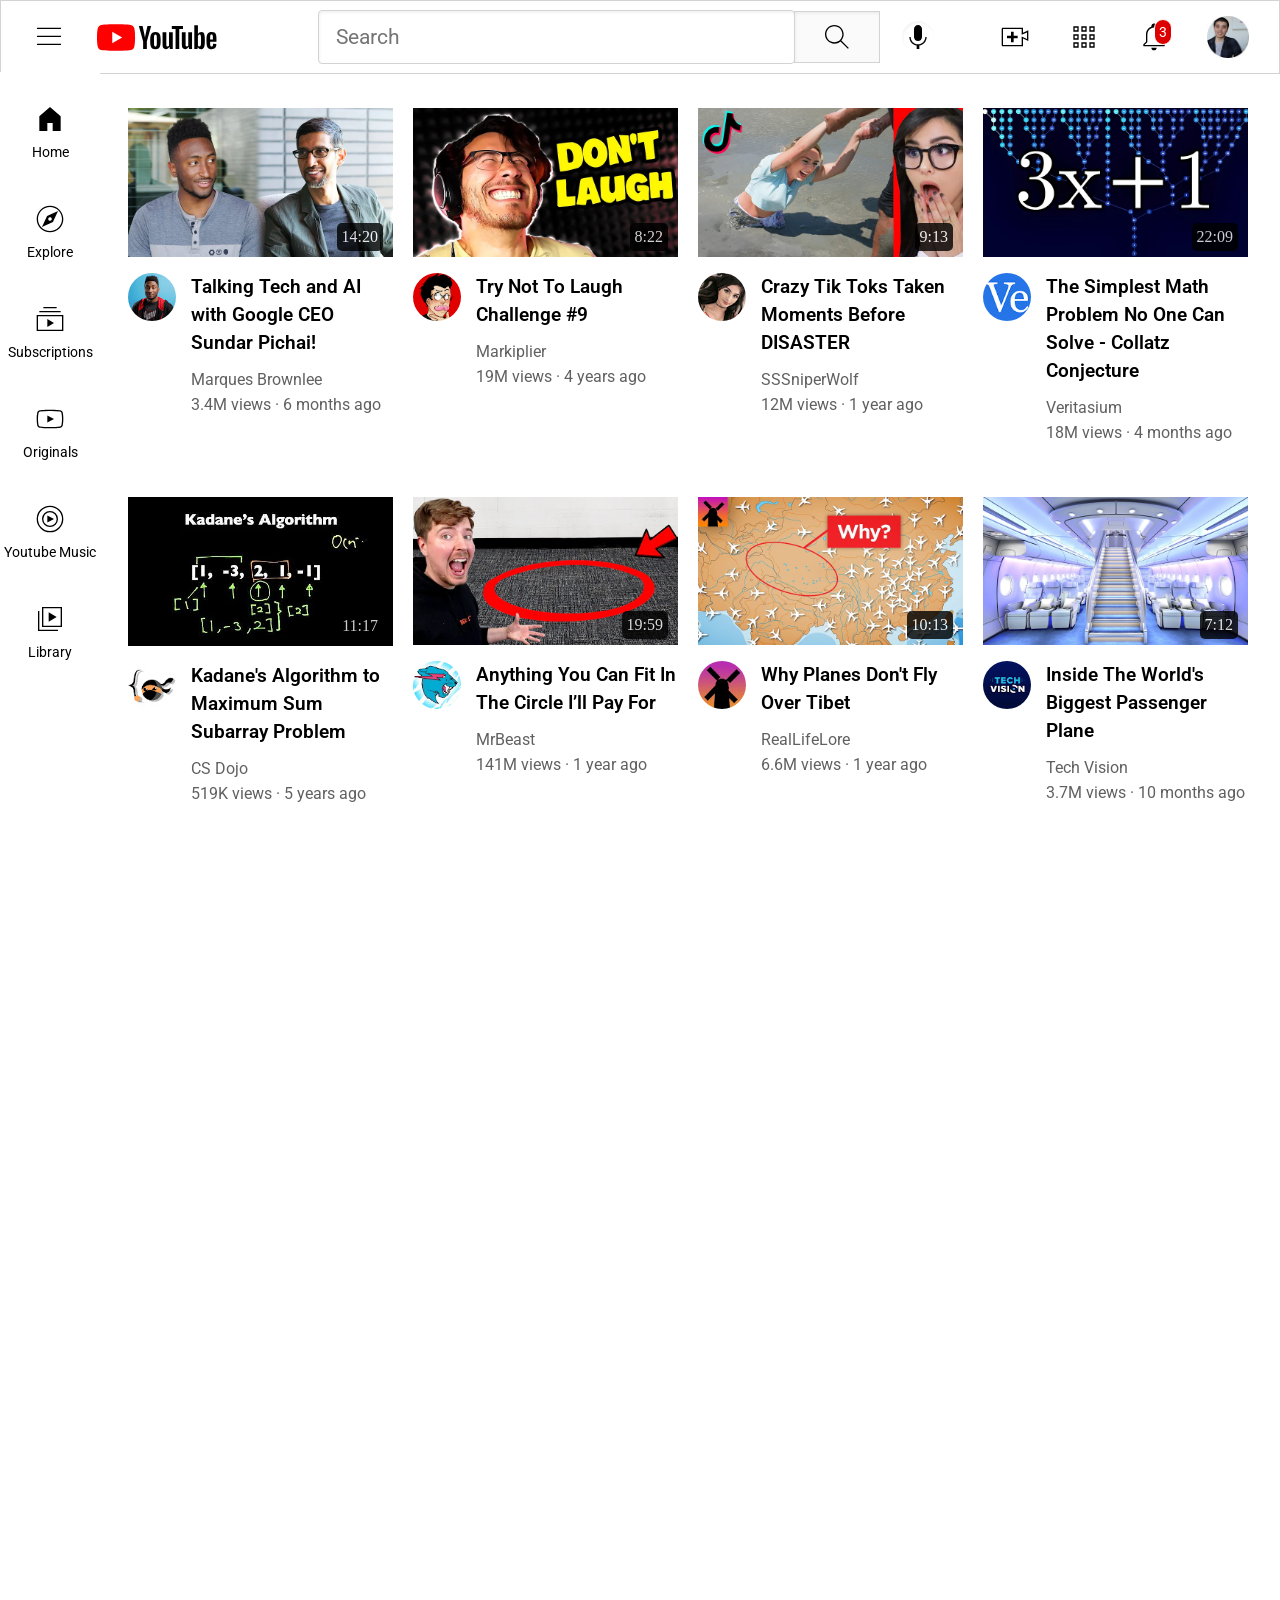
<file: index.html>
<!DOCTYPE html>
<html>

<head>
  <title> YouTube </title>

  <link rel="preconnect" href="https://fonts.googleapis.com">
  <link rel="preconnect" href="https://fonts.gstatic.com" crossorigin>
  <link href="https://fonts.googleapis.com/css2?family=Roboto&display=swap" rel="stylesheet">

  <link rel="stylesheet" href="styles/general.css">
  <link rel="stylesheet" href="styles/header.css">
  <link rel="stylesheet" href="styles/sidebar.css">
  <link rel="stylesheet" href="styles/video.css">

</head>

<body>
  <div class="header">
    <div class="left-section">
      <img class="hamburger-menu" src="icons/hamburger-menu.svg">
      <img class="youtube-logo" src="icons/youtube-logo.svg">
    </div>
    <div class="middle-section">

        <input class="search-bar" type="text" placeholder="Search">
        <div class="search-button-container">
          <img class="search-button" src="icons/search.svg">
        </div> 
        <img class="voice-button" src="icons/voice-search-icon.svg">
      
    </div>
    <div class="right-section">
      <img class="upload-icon" src="icons/upload.svg">
      <img class="youtube-apps" src="icons/youtube-apps.svg">
      <div class="notification-div">
        <img class="notification-icon" src="icons/notifications.svg">
        <div class="notification-count">3</div>
      </div>
      <img class="my-channel-thumbnail" src="channel-thumbnails/my-channel.jpeg">
    </div>
    
  </div>

  <nav class="side-bar">
    <div class="sidebar-link">
      <img class="side-link" src="icons/home.svg">
      <p class="sidebarlink-text">Home</p>
    </div>
     <div class="sidebar-link">
      <img class="side-link" src="icons/explore.svg">
      <p class="sidebarlink-text">Explore</p>
    </div>
     <div class="sidebar-link">
      <img class="side-link" src="icons/subscriptions.svg">
      <p class="sidebarlink-text">Subscriptions</p>
    </div>
     <div class="sidebar-link">
      <img class="side-link" src="icons/originals.svg">
      <p class="sidebarlink-text">Originals</p>
    </div>
     <div class="sidebar-link">
      <img class="side-link" src="icons/youtube-music.svg">
      <p class="sidebarlink-text">Youtube Music</p>
    </div>
     <div class="sidebar-link">
      <img class="side-link" src="icons/library.svg">
      <p class="sidebarlink-text">Library</p>
    </div>
  </nav>

  <div class="video-grid">

    <div class="video-preview">
      <div class="thumbnail-div">
        <img class="thumbnail" src="thumbnails/thumbnail-1.webp">
        <div class="video-time">14:20</div>
      </div>
      <div class="video-info-grid">

        <div class="channel-picture-div">
          <img class="channel-thumbnail" src="channel-thumbnails/channel-1.jpeg">
        </div>

        <div class="video-info-div">

          <p class="video-title">
            Talking Tech and AI with Google CEO Sundar Pichai!
          </p>

          <p class="channel-name">
            Marques Brownlee
          </p>

          <p class="video-stats">
            3.4M views &#183; 6 months ago
          </p>

        </div>

      </div>



    </div>
    
    <div class="video-preview">
      <div class="thumbnail-div">
        <img class="thumbnail" src="thumbnails/thumbnail-2.webp">
        <div class="video-time">8:22</div>
      </div>
      <div class="video-info-grid">

        <div class="channel-picture-div">
          <img class="channel-thumbnail" src="channel-thumbnails/channel-2.jpeg">
        </div>

        <div class="video-info-div">

          <p class="video-title">
           Try Not To Laugh Challenge #9
          </p>

          <p class="channel-name">
            Markiplier
          </p>

          <p class="video-stats">
            19M views &#183; 4 years ago
          </p>

        </div>

      </div>



    </div>

    <div class="video-preview">
      <div class="thumbnail-div">
        <img class="thumbnail" src="thumbnails/thumbnail-3.webp">
        <div class="video-time">9:13</div>
      </div>
      <div class="video-info-grid">

        <div class="channel-picture-div">
          <img class="channel-thumbnail" src="channel-thumbnails/channel-3.jpeg">
        </div>

        <div class="video-info-div">

          <p class="video-title">
           Crazy Tik Toks Taken Moments Before DISASTER
          </p>

          <p class="channel-name">
            SSSniperWolf
          </p>

          <p class="video-stats">
            12M views &#183; 1 year ago
          </p>

        </div>

      </div>



    </div>

    <div class="video-preview">
      <div class="thumbnail-div">
        <img class="thumbnail" src="thumbnails/thumbnail-4.webp">
        <div class="video-time">22:09</div>
      </div>
      <div class="video-info-grid">

        <div class="channel-picture-div">
          <img class="channel-thumbnail" src="channel-thumbnails/channel-4.jpeg">
        </div>

        <div class="video-info-div">

          <p class="video-title">
           The Simplest Math Problem No One Can Solve - Collatz Conjecture
          </p>

          <p class="channel-name">
            Veritasium
          </p>

          <p class="video-stats">
            18M views &#183; 4 months ago
          </p>

        </div>

      </div>



    </div>

    <div class="video-preview">
      <div class="thumbnail-div">
        <img class="thumbnail" src="thumbnails/thumbnail-5.webp">
        <div class="video-time">11:17</div>
      </div>
      <div class="video-info-grid">

        <div class="channel-picture-div">
          <img class="channel-thumbnail" src="channel-thumbnails/channel-5.jpeg">
        </div>

        <div class="video-info-div">

          <p class="video-title">
           Kadane's Algorithm to Maximum Sum Subarray Problem
          </p>

          <p class="channel-name">
            CS Dojo
          </p>

          <p class="video-stats">
            519K views &#183; 5 years ago
          </p>

        </div>

      </div>



    </div>

    <div class="video-preview">
      <div class="thumbnail-div">
        <img class="thumbnail" src="thumbnails/thumbnail-6.webp">
        <div class="video-time">19:59</div>
      </div>
      <div class="video-info-grid">

        <div class="channel-picture-div">
          <img class="channel-thumbnail" src="channel-thumbnails/channel-6.jpeg">
        </div>

        <div class="video-info-div">

          <p class="video-title">
           Anything You Can Fit In The Circle I’ll Pay For
          </p>

          <p class="channel-name">
            MrBeast
          </p>

          <p class="video-stats">
            141M views &#183; 1 year ago
          </p>

        </div>

      </div>



    </div>

    <div class="video-preview">
      <div class="thumbnail-div">
        <img class="thumbnail" src="thumbnails/thumbnail-7.webp">
        <div class="video-time">10:13</div>
      </div>
      <div class="video-info-grid">

        <div class="channel-picture-div">
          <img class="channel-thumbnail" src="channel-thumbnails/channel-7.jpeg">
        </div>

        <div class="video-info-div">

          <p class="video-title">
           Why Planes Don't Fly Over Tibet
          </p>

          <p class="channel-name">
            RealLifeLore
          </p>

          <p class="video-stats">
            6.6M views &#183; 1 year ago
          </p>

        </div>

      </div>



    </div>

    <div class="video-preview">
      <div class="thumbnail-div">
        <img class="thumbnail" src="thumbnails/thumbnail-8.webp">
        <div class="video-time">7:12</div>
      </div>
      <div class="video-info-grid">

        <div class="channel-picture-div">
          <img class="channel-thumbnail" src="channel-thumbnails/channel-8.jpeg">
        </div>

        <div class="video-info-div">

          <p class="video-title">
           Inside The World's Biggest Passenger Plane
          </p>

          <p class="channel-name">
            Tech Vision
          </p>

          <p class="video-stats">
            3.7M views &#183; 10 months ago
          </p>

        </div>

      </div>



    </div>

  </div>

</body>

</html>
</file>
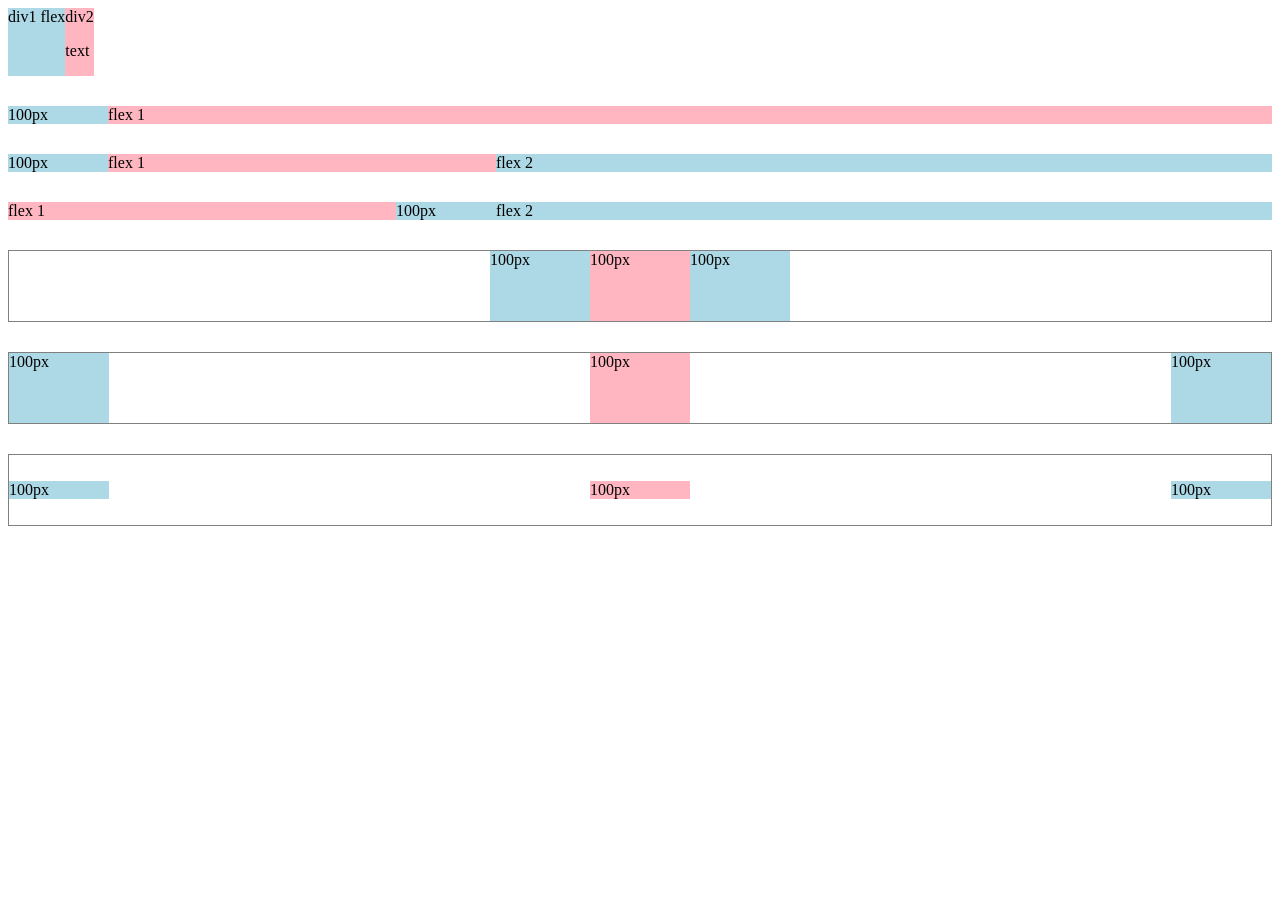
<file: flexbox.html>
<!DOCTYPE html>
<html>

<head>
  <title>Flexbox Practice</title>
</head>

<body>
  <div style="
      display: flex;
      flex-direction: row;
      ">

    <div style="background-color: lightblue;">div1 flex</div>
    <div style="background-color: lightpink;">div2 <p>text</p>
    </div>

  </div>

  <div style="
    margin-top: 30px;
      display: flex;
      flex-direction: row;
      ">

    <div style="background-color: lightblue; width: 100px;">100px</div>
    <div style="background-color: lightpink; flex: 1">flex 1</div>

  </div>

  <div style="
    margin-top: 30px;
      display: flex;
      flex-direction: row;
      ">

    <div style="background-color: lightblue; width: 100px;">100px</div>
    <div style="background-color: lightpink; flex: 1">flex 1</div>
    <div style="background-color: lightblue; flex: 2;">flex 2</div>

  </div>

  <div style="
    margin-top: 30px;
      display: flex;
      flex-direction: row;
      ">

    <div style="background-color: lightpink; flex: 1">flex 1</div>
    <div style="background-color: lightblue; width: 100px;">100px</div>
    <div style="background-color: lightblue; flex: 2;">flex 2</div>


  </div>

  <div style="
    margin-top: 30px;
    height: 70px;
    border-width: 1px;
    border-style: solid;
    border-color: gray;
    display: flex;
    flex-direction: row;
    justify-content: center;
      ">

    <div style="background-color: lightblue; width: 100px;">100px</div>
    <div style="background-color: lightpink; width: 100px;">100px</div>
    <div style="background-color: lightblue; width: 100px;;">100px</div>


  </div>

  <div style="
    margin-top: 30px;
    height: 70px;
    border-width: 1px;
    border-style: solid;
    border-color: gray;
    display: flex;
    flex-direction: row;
    justify-content: space-between;
      ">

    <div style="background-color: lightblue; width: 100px;">100px</div>
    <div style="background-color: lightpink; width: 100px;">100px</div>
    <div style="background-color: lightblue; width: 100px;;">100px</div>


  </div>

  <div style="
    margin-top: 30px;
    height: 70px;
    border-width: 1px;
    border-style: solid;
    border-color: gray;
    display: flex;
    flex-direction: row;
    justify-content: space-between;
    align-items: center; 
      ">   <!-- options for align-items: center, end, or start. -->

    <div style="background-color: lightblue; width: 100px;">100px</div>
    <div style="background-color: lightpink; width: 100px;">100px</div>
    <div style="background-color: lightblue; width: 100px;;">100px</div>


  </div>

</body>

</html>

<!-- With flex box the elements take their width along with them and allows you to have flexable layout as compared to grid template
 colums that width are set into a fixed position so if you were to move a 100px box into a 1fr spot the 100px while being named 100px
 would then become 1fr while being named 100px. If you were to move a flex box into whichever position you choose, it's width would
 always remain -->
</file>
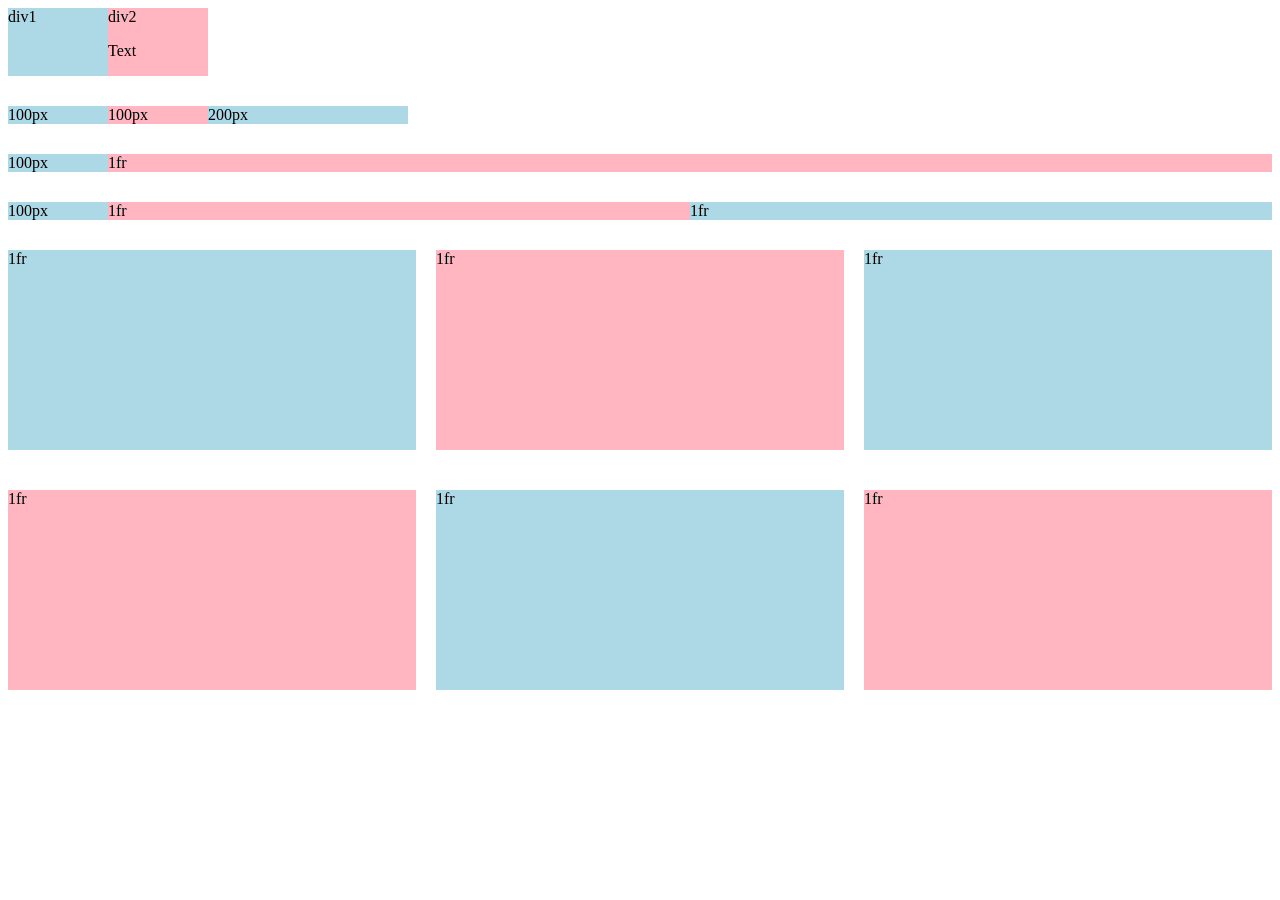
<file: grid.html>
<!DOCTYPE html>
<html>

<head>
  <title>Grid Practice</title>
</head>

<body>
  <div style="
  display: grid;
  grid-template-columns: 100px 100px;
  ">

    <div style="background-color: lightblue;">
      div1
    </div>
    <div style="background-color: lightpink;">
      div2
      <p>Text</p>
    </div>

  </div>

  <div style="
  margin-top: 30px;
  display: grid;
  grid-template-columns: 100px 100px 200px;
  ">

    <div style="background-color: lightblue;">
      100px
    </div>
    <div style="background-color: lightpink;">
      100px
    </div>
    <div style="background-color: lightblue;">
      200px
    </div>

  </div>

  <div style="
  margin-top: 30px;
  display: grid;
  grid-template-columns: 100px 1fr;
  ">

    <div style="background-color: lightblue;">
      100px
    </div>
    <div style="background-color: lightpink;">
      1fr
    </div>

  </div>

  <div style="
  margin-top: 30px;
  display: grid;
  grid-template-columns: 100px 1fr 1fr;
  ">

    <div style="background-color: lightblue;">
      100px
    </div>
    <div style="background-color: lightpink;">
      1fr
    </div>
    <div style="background-color: lightblue;">
      1fr
    </div>

  </div>

  <div style="
  margin-top: 30px;
  display: grid;
  grid-template-columns: 1fr 1fr 1fr;
  column-gap: 20px;
  row-gap: 40px;
  ">

    <div style="background-color: lightblue; height: 200px;">
      1fr
    </div>
    <div style="background-color: lightpink; height: 200px;">
      1fr
    </div>
    <div style="background-color: lightblue; height: 200px;">
      1fr
    </div>
    <div style="background-color: lightpink; height: 200px;">
      1fr
    </div>
    <div style="background-color: lightblue; height: 200px;">
      1fr
    </div>
    <div style="background-color: lightpink; height: 200px;">
      1fr
    </div>

  </div>

</body>

</html>
</file>
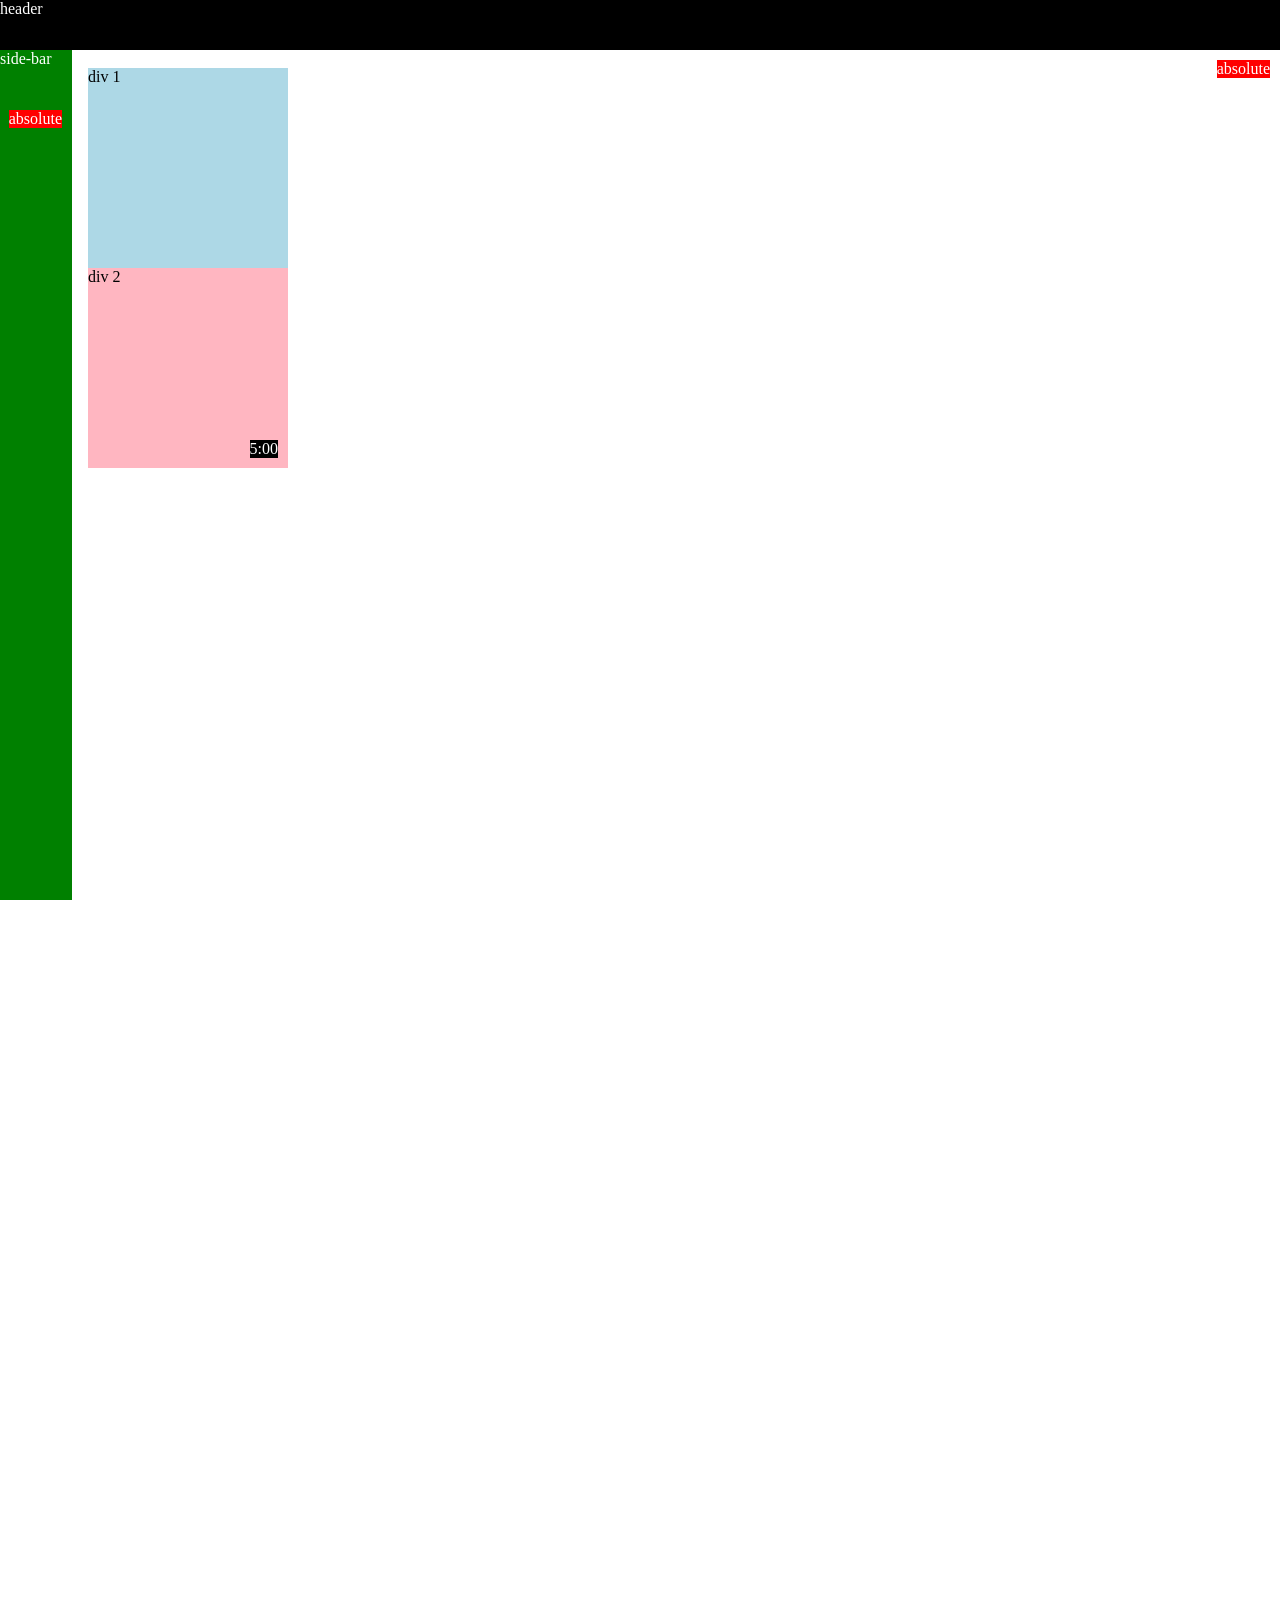
<file: position.html>
<!DOCTYPE html>
<html>
    <head>
      <title>Position Practice</title>
    </head>
    <body style="
    height: 3000px;
    padding-top: 60px;
    padding-left: 80px;
    ">
      <div style="
      background-color: black;
      color: white;
      position: fixed;
      top: 0px;
      left: 0px;
      right: 0px;
      height: 50px;
      ">
        header
      </div>

      <div style="
        background-color: green;
        color: white;      
        position: fixed;
        left: 0;
        bottom: 0;
        top: 50px;
        width: 72px;
      ">

        <div style="
        position: absolute;
        background-color: red;
        color: white;
        right: 10px;
        top: 60px
      ">
        absolute
      </div>

        side-bar
      </div>

      <div style="
        position: absolute;
        background-color: red;
        color: white;
        right: 10px;
        top: 60px
      ">
        absolute
      </div>
      <!-- The differnce between Position fixed and Position absolute is that for
       position fixed placed in the browser window. while absolute is placed on the
       page. -->
       
      <div style="
        background-color: lightblue;
        height: 200px;
        width: 200px;
        position: static;
        ">div 1</div>
      <div style="
        background-color: lightpink;
        height: 200px;
        width: 200px;
        position: relative;
      ">

        <div style="
        position: absolute;
        background-color: black;
        color: white;
        right: 10px;
        bottom: 10px;
        right: 10px;
      ">
        5:00
      </div>
      
          div 2</div>
    </body>
</html>
</html>
</file>
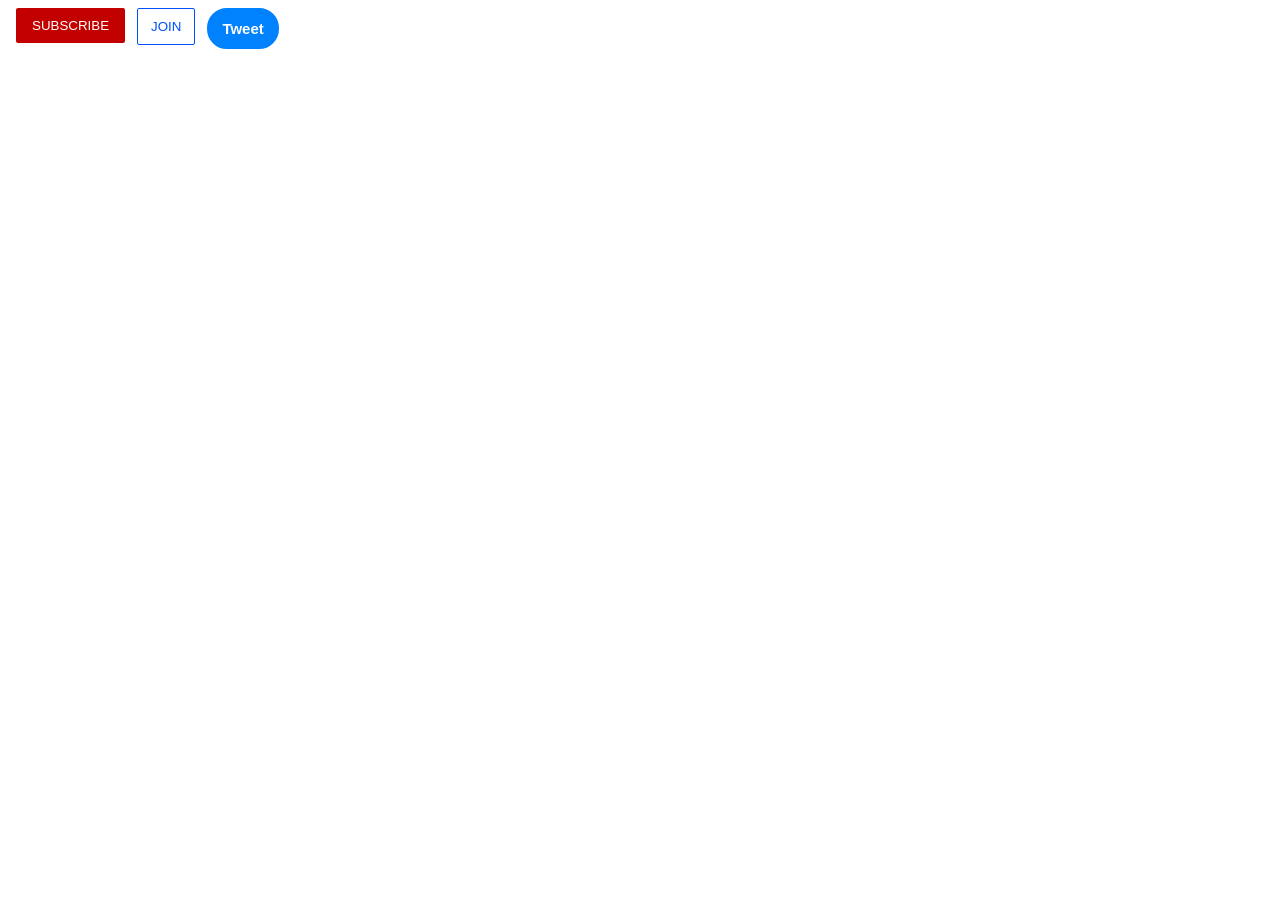
<file: intro-to-html/buttons.html>
<!DOCTYPE html>
<html>
  <head>
    <title>Button Website</title>
    <link rel="stylesheet" href="styles/buttons.css">
  </head>
  <body>
    <button class="subscribe-button">SUBSCRIBE</button>
    <button class="join-button">JOIN</button>
    <button class="tweet-button">Tweet</button>
  </body>
</html>
</file>
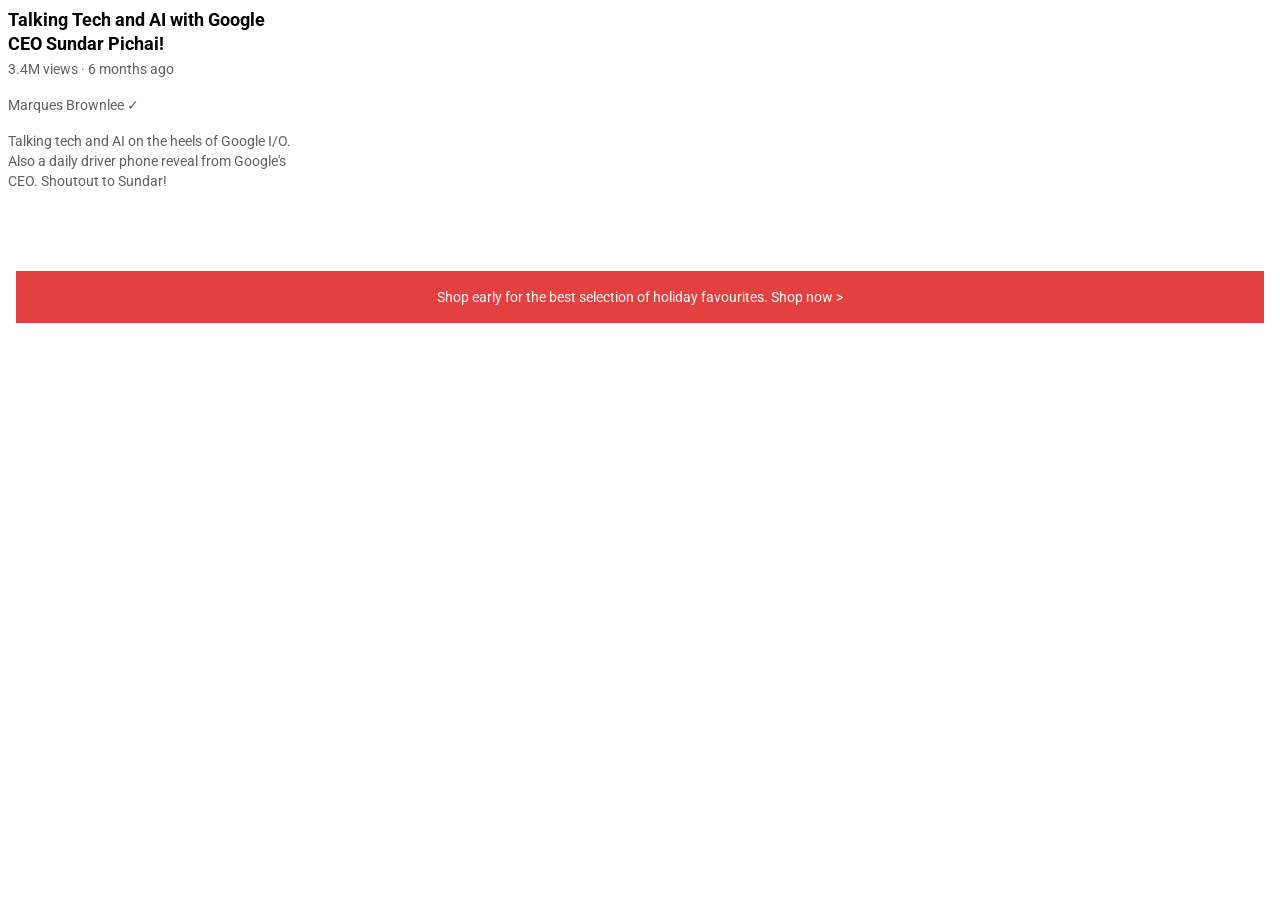
<file: intro-to-html/text.html>
<!DOCTYPE html>
<html>
  <head>
    <title>Text Website</title>

    <link rel="preconnect" href="https://fonts.googleapis.com">
    <link rel="preconnect" href="https://fonts.gstatic.com" crossorigin>
    <link href="https://fonts.googleapis.com/css2?family=Roboto&display=swap" rel="stylesheet">

    <link rel="stylesheet" href="styles/text-style.css">

  </head>

  <body>
    <p class="video-title">
      Talking Tech and AI with Google CEO Sundar Pichai!
    </p>

    <p class="video-stats">
      3.4M views &#183; 6 months ago
    </p>

    <p class="channel-name">
      Marques Brownlee &#10003;
    </p>

    <p class="video-description">
      Talking tech and AI on the heels of Google I/O. Also a daily driver phone reveal from Google's CEO. Shoutout to
      Sundar!
    </p>

    <p class="apple-notification">
      Shop early for the best selection of holiday favourites. <span class="shop-text"> Shop now &#62; </span>
    </p>
  </body>

</html>
</file>
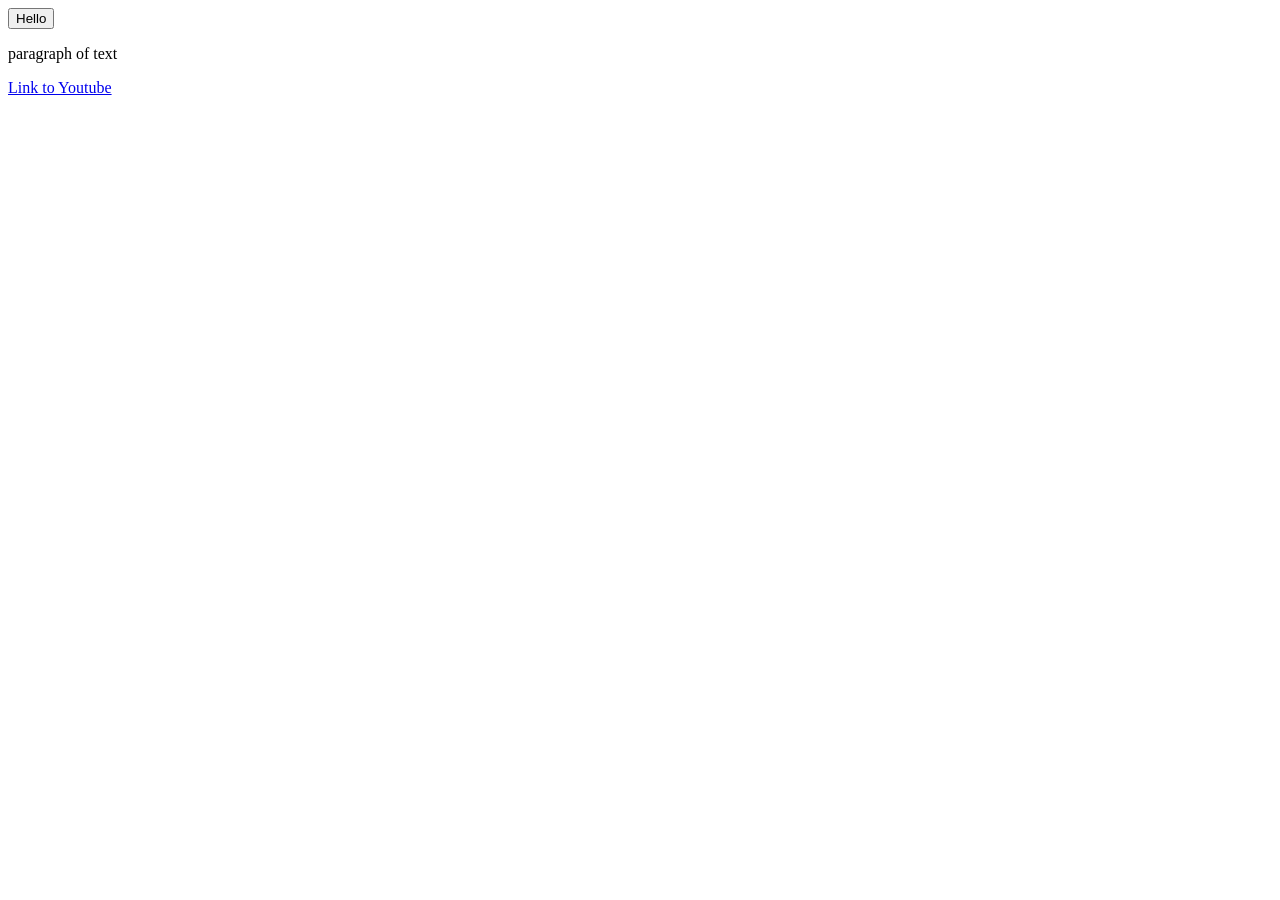
<file: intro-to-html/website.html>
<!DOCTYPE html>
<html>
  <head>
    <title>My Website</title>
  </head>
  <body>

  </body>
</html>












<button>
  Hello
</button>

<p>
paragraph of text
</p>

<a href="https://www.youtube.com/" target="_blank">
  Link to Youtube
</a>
</file>
<file: styles/general.css>
p {
      font-family: 'Roboto', arial, sans-serif;
      margin-top: 0px;
      margin-bottom: 0px;
    }

    body {
       height: 3000px;
       margin: 0px;
       padding-top: 90px;
       padding-left: 90px;
    }
</file>
<file: styles/header.css>
.header {
  height: 72px;

  z-index: 100;

  position: fixed;
  top: 0;
  left: 0;
  right: 0;

  display: flex;
  flex-direction: row;
  justify-content: space-between;

  background-color: white;

  border-style: solid;
  border-width: .5px;
  border-color: lightgray;
  
}

.left-section {
  display: flex;
  align-items: center;
}

.hamburger-menu {
 height: 32px;
 margin-left: 32px;
 margin-right: 24px;
 cursor: pointer;
}

.youtube-logo {
  height: 29px;
  width: 120px;
  margin-left: 8px;
  cursor: pointer;
}

.middle-section {
  margin-left: 35px;
  display: flex;
  flex: 1;
  align-items: center;
  justify-content: center;
  max-width: 616px;
  padding-left: 1px;
}

.search-bar {
  flex: 1; 
  height: 50px;
  width: 0px;
  cursor: text;
  font-size: 20px;
  font-weight: 400;
  border-width: 1px;
  border-style: solid;
  border-color: lightgray;
  border-radius: 4px;
  box-shadow: inset 1px 2px 3px 
  rgba(0, 0, 0, 0.05);
}

.search-bar::placeholder {
  font-family: Roboto, Arial;
  font-size: 21px;
  padding-left: 15px;
}

.search-button-container {
  background-color: rgb(250, 250, 250);
  border-color: lightgray;
  cursor: pointer;
  height: 50px;
  width: 84px;
  border-style: solid;
  border-width: 0.1px;
  margin-left: -1px;
  box-shadow: inset 1px 2px 3px
  rgba(0, 0, 0, 0.05);
  display: flex;
  align-items: center;
  justify-content: center;
  
}
.search-button-container:hover {
  background-color: rgb(230, 230, 230);
}

.search-button {
  height: 32px;
}

.voice-button {
  margin-left: 22px;
  height: 32px;
  border-radius: 20px;
  box-shadow: inset 1px 2px 3px
  rgba(0, 0, 0, 0.05);
}
.voice-button:hover {
  background-color: rgb(230, 230, 230);
}

.right-section {
  width: 250px;
  margin-right: 30px;
  display: flex;
  align-items: center;
  justify-content: space-between;
  flex-shrink: 0;
}

.upload-icon {
height: 32px;
border-radius: 18px;
}
.upload-icon:hover {
  background-color: rgba(255, 255, 255, 0.800);
}

.youtube-apps {
  height: 32px;
  border-radius: 18px;
}
.youtube-apps:hover {
  background-color: rgba(255, 255, 255, 0.800);
}

.notification-div {
  display: flex;
  justify-content: center;
  position: relative;
  border-radius: 18px;
}

.notification-icon {
height: 32px;
}

.notification-count {
  position: absolute;
  z-index: 1;
  top: -2px;
  right: -2px;
  background-color: rgb(220, 0, 0);
  color: white;
  border-radius: 50px;
  border: solid;
  border-width: 0.1px;
  font-family: Roboto, Arial;
  font-size: 14px;
  padding: 4px;
}

.my-channel-thumbnail {
height: 42px;
border-radius: 20;
border: none;
}
</file>
<file: styles/sidebar.css>
.side-bar {
  z-index: 100;
  background-color: white;
  position: fixed;
  left: 0;
  bottom: 0;
  top: 72px;
  width: 100px;
  padding-top: 5px;
  
  align-items: center;
}

.sidebar-link {
  height: 100px;
  align-items: center;
  display: flex;
  flex-direction: column;
  justify-content: center;
}

.side-link {
  height: 50px;
  width: 32px;
}

.sidebarlink-text {
  font-size: 14px;
}
</file>
<file: styles/video.css>
.video-grid {
      display: grid;
      grid-template-columns: 1fr 1fr 1fr 1fr;
      grid-column-gap: 20px;
      grid-row-gap: 50px;
      padding-top: 18px;
      padding-bottom: 20px;
      padding-left: 38px;
      padding-right: 20px;
      margin-right: 12px;

      background-color: rgb(255, 255, 255, 0.800);
    }

    .thumbnail-div {
      margin-bottom: 12px;
      position: relative;
    }

    .thumbnail {
      width: 100%;
      cursor: pointer;
    }

    .video-time {
      position: absolute;
      background-color: black;
      color: white;
      z-index: 50;
      bottom: 10px;
      right: 10px;
      border-radius: 5px;
      padding: 5px;
      font-weight: 500;
      opacity: 0.8;
      
    }

    .channel-thumbnail {
      border-radius: 100px;
      width: 96%;
      cursor: pointer;
    }

    .video-info-grid {
      display: grid;
      grid-template-columns: 50px 1fr;
      grid-column-gap: 13px;
    }

    .video-title {
      font-weight: 600;
      margin-top: 0px;
      margin-bottom: 12px;
      font-size: 19px;
      width: auto;
      line-height: 28px;
      cursor: pointer;
    }

    .channel-name,
    .video-stats {
      color: rgb(96, 96, 96);
      font-size: 16px;
      line-height: 21px;
      width: auto;
      cursor: pointer;
      margin-bottom: 4px;
    }
</file>
<file: intro-to-html/styles/buttons.css>
.subscribe-button {
  background-color: rgb(195, 0, 0);
  color: white;
  border: none;
  padding-bottom: 10px;
  padding-top: 10px;
  padding-right: 16px;
  padding-left: 16px;
  border-radius: 2px;
  cursor: pointer;
  margin-right: 8px;
  margin-left: 8px;
  transition: opacity 0.2s;
  vertical-align: top;
}

.subscribe-button:hover {
  opacity: 0.8;
}

.subscribe-button:active {
  opacity: 0.5;
}

.join-button {
  background-color: white;
  border-color: rgb(0, 80, 255);
  border-style: solid;
  border-width: 1px;
  color: rgb(0, 80, 255);
  padding-top: 10px;
  padding-bottom: 10px;
  padding-right: 13px;
  padding-left: 13px;
  border-radius: 2px;
  cursor: pointer;
  margin-right: 8px;
  transition: background-color 0.2, opacity 0.2s;
  vertical-align: top;
}

.join-button:hover {
  background-color: rgb(0, 80, 255);
  color: white
}

.join-button:active {
  opacity: 0.5;
}

.tweet-button {
  background-color: rgb(0, 130, 255);
  border-color: rgb(0, 130, 255);
  border-style: solid;
  border-radius: 20px;
  color: white;
  padding-top: 10px;
  padding-bottom: 10px;
  padding-right: 13px;
  padding-left: 13px;
  cursor: pointer;
  font-weight: bold;
  font-size: 15px;
  transition: box-shadow 0.2s;
  vertical-align: top;
}

.tweet-button:hover {
  box-shadow: 5px 5px 10px rgba(0, 0, 0, 0.2);
}
</file>
<file: intro-to-html/styles/text-style.css>
p {
  font-family: Roboto;
  margin-top: 0px;
  margin-bottom: 0px;
}

.video-title {
  font-size: 18px;
  font-weight: bold;
  width: 284px;
  line-height: 24px;
  height: 48px;
  margin-bottom: 5px;
}

.video-stats {
  font-size: 14px;
  color: rgb(96, 96, 96);
  margin-bottom: 20px;
}

.channel-name {
  font-size: 14px;
  color: rgb(96, 96, 96);
  margin-bottom: 18px;
}

.video-description {
  font-size: 14px;
  color: rgb(96, 96, 96);
  width: 284px;
  line-height: 20px;
  height: 40px;
  margin-bottom: 100px;
}

.apple-notification {
  font-size: 14px;
  background-color: rgb(227, 65, 64);
  color: white;
  padding-top: 18px;
  padding-bottom: 18px;
  padding-right: 18px;
  padding-left: 18px;
  text-align: center;

  margin-top: 0px;
  margin-right: 8px;
  margin-left: 8px;
  margin-bottom: 14px;
}

.shop-text:hover {
  cursor: pointer;
  text-decoration: underline;
}
</file>
